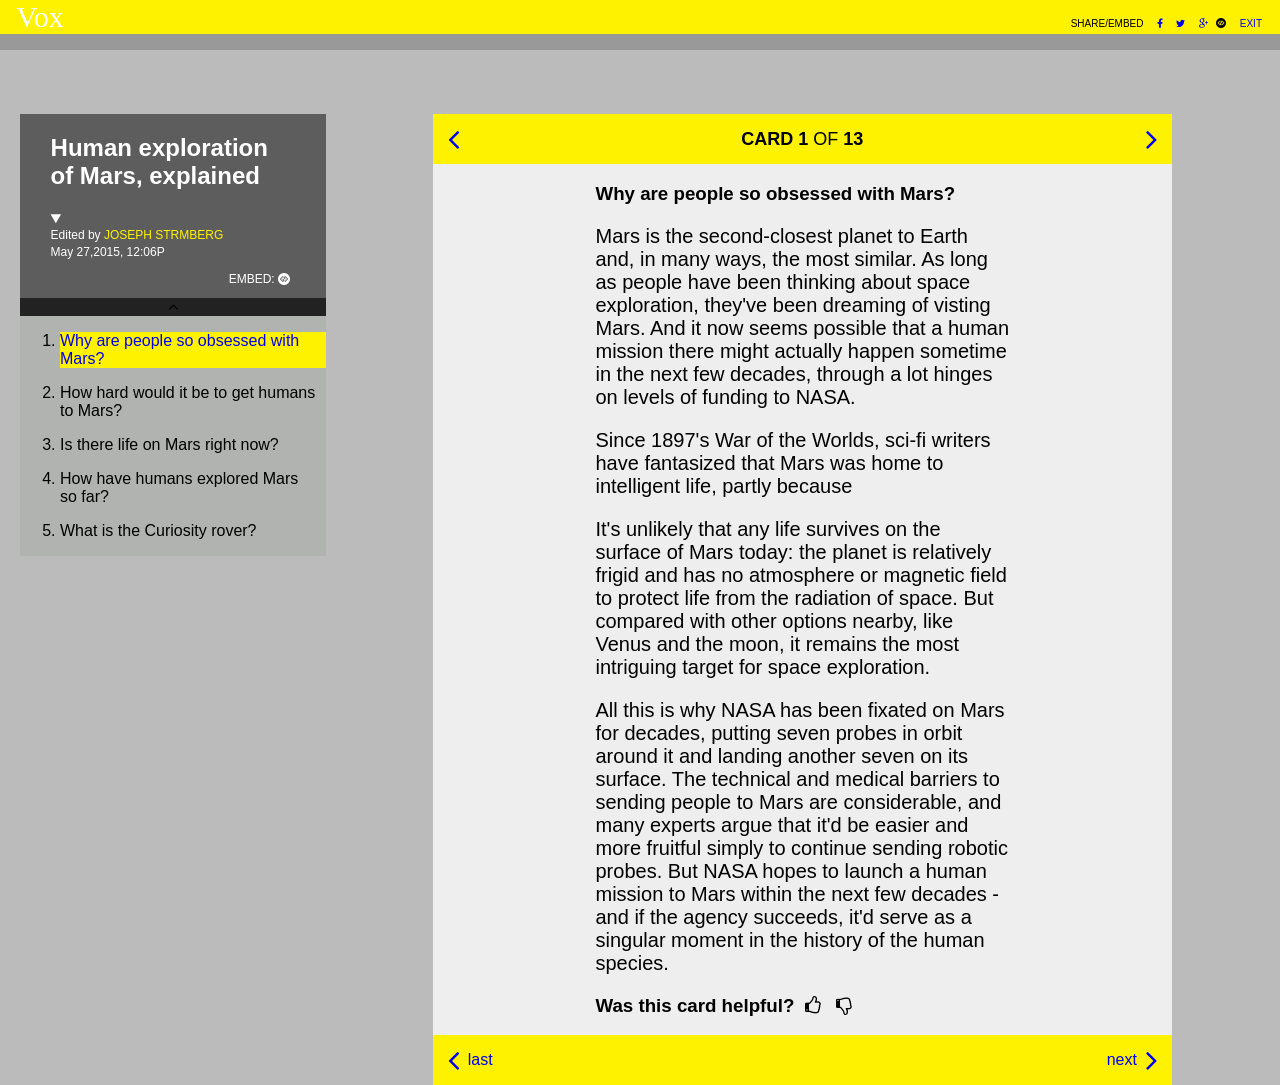
<file: index.html>
<!doctype html>
<html>
<!-- This html file is a duplicate of the original web page from http://www.vox.com/cards/mars-exploration/what-would-life-be-like-on-mars-for-astronauts, the contents on this page are not original. It was purely for praticing web design on the weekends. It was written mostly on 8/29/2015, but was started the night of 8/28/2015. 

The file also links to an external CSS file. However, Javascript file has to wait since I need to go to Toronto later today. Feel free to shoot me an email if you have any feedbacks about my work. Have a great weekend.-->

<head>
<title>This Is A Copy of A Web Page Using Responsive Design</title>
<link rel="stylesheet" type="text/css" href="vox.css"> 
<link rel="stylesheet" type="text/css" href="font-awesome-4.4.0/css/font-awesome.min.css">
</head>
<body>
<!--here is the code from thinkful.com regarding different grids"-->
<section class="grid">
	<header class="top-portion">
		<nav role="navigation">
			<a target="_blank" href="http://www.vox.com">
			Vox
			</a>
			<ul>
				<li>SHARE/EMBED</li>
				<li><a href="https://www.facebook.com/Vox"><i class="fa fa-facebook"></i></a></li>
				<li><a href="https://twitter.com/voxdotcom"><i class="fa fa-twitter"></i></a></li>
				<li><a href="https://plus.google.com/+voxdotcom"><i class="fa fa-google-plus"></i></a></li>
				<li><i class="fa fa-gg-circle"></i></li>
				<li><a href="http://www.vox.com">EXIT</a></li>
			</ul>
		</nav>	
	</header>
	<div class="row">
		<aside class="three-col" role="contentinfo">
			<header class="topcontent">
				<h2>Human exploration of Mars, explained</h2>
				<details open>
					<summary>
						<p class="smalltext"> Edited by <a href="http://www.vox.com/authors/joseph-stromberg">JOSEPH STRMBERG</a></p>
					</summary>
					<time pubdate class="smalltext"> May 27,2015, 12:06P</time>
				</details>
				<p class="embedcontent">EMBED: <i class="fa fa-gg-circle"></i>
				</p>
			</header>
			<div class="middlecontent">
				<i class="fa fa-angle-up"></i>
			</div>
			<nav class="endcontent" role="navigation">
				<ol>
					<li class="current"><a href="#">Why are people so obsessed with Mars?</a></li>
					<li> How hard would it be to get humans to Mars?</li>
					<li>Is there life on Mars right now? </li>
					<li> How have humans explored Mars so&nbsp;far?</li>
					<li> What is the Curiosity&nbsp;rover?</li>
					<li> What's the point of sending people to Mars in the first&nbsp;place?</li>
					<li> Who would NASA send to&nbsp;Mars?</li>
					<li> What are the dangers of living on&nbsp;Mars?</li>
					<li style="overflow-y: auto;"> Why should NASA go to Mars instead of, say, Venus or the&nbsp;moon?</li>
					<li> What are the dangers of living on Mars?</li>
					<li> Why should NASA go to Mars instead of, say, Venus or the moon?</li>
					<li>What are the plans for exploring Mars in the next few years?</li>
					<li>Are there any plans to send humans to Mars?</li>
					<li>What is Mars One?</li>
					<li>Share this card stack!</li>
					<li>Explore</li>
				</ol>
			</nav>	
		</aside>
		<article class="seven-col four-offset" role="main">
			<div class="info-page">
				<div class="goback"><a href="http://www.vox.com/cards/mars-exploration/how-hard-would-it-be-to-get-humans-to-mars"><i class="fa fa-angle-left fa-2x" id="go-back"></i></a></div>
				<span class="page-number"><b>CARD 1</b> OF <b>13</b></span>
				<div class="goforward"><a href="http://www.vox.com/cards/mars-exploration/is-there-currently-life-on-mars"><i class="fa fa-angle-right fa-2x" id="go-forward"></i></a></div>
			</div>
			<h3>Why are people so obsessed with Mars?</h3>
			<p>Mars is the second-closest planet to Earth and, in many ways, the most similar. As long as people have been thinking about space exploration, they've been dreaming of visting Mars. And it now seems possible that a human mission there might actually happen sometime in the next few decades, through a lot hinges on levels of funding to NASA.
			</p>
			<p>Since 1897's War of the Worlds, sci-fi writers have fantasized that Mars was home to intelligent life, partly because 
			</p>
			<p>
			It's unlikely that any life survives on the surface of Mars today: the planet is relatively frigid and has no atmosphere or magnetic field to protect life from the radiation of space. But compared with other options nearby, like Venus and the moon, it remains the most intriguing target for space exploration.
			<p>
			All this is why NASA has been fixated on Mars for decades, putting seven probes in orbit around it and landing another seven on its surface. The technical and medical barriers to sending people to Mars are considerable, and many experts argue that it'd be easier and more fruitful simply to continue sending robotic probes. But NASA hopes to launch a human mission to Mars within the next few decades - and if the agency succeeds, it'd serve as a singular moment in the history of the human species.
			</p>
			<h3 class="card"> Was this card helpful?
				<i class="fa fa-thumbs-o-up"></i>
				<i class="fa fa-thumbs-o-down"></i>
		    </h3>
		    <footer class="info-page">
				<div class="goback"><a href="http://www.vox.com/cards/mars-exploration/how-hard-would-it-be-to-get-humans-to-mars"><i class="fa fa-angle-left fa-2x" id="go-back-one"></i><span class="gobackword">&nbsp; last</span></a></div> 
				<div class="goforward"><a href="http://www.vox.com/cards/mars-exploration/is-there-currently-life-on-mars">next &nbsp; <i class="fa fa-angle-right fa-2x" id="go-forward-one"></i></a></div>
			</footer>
		</article>
	</div>
</section>
</body>
</html>
</file>
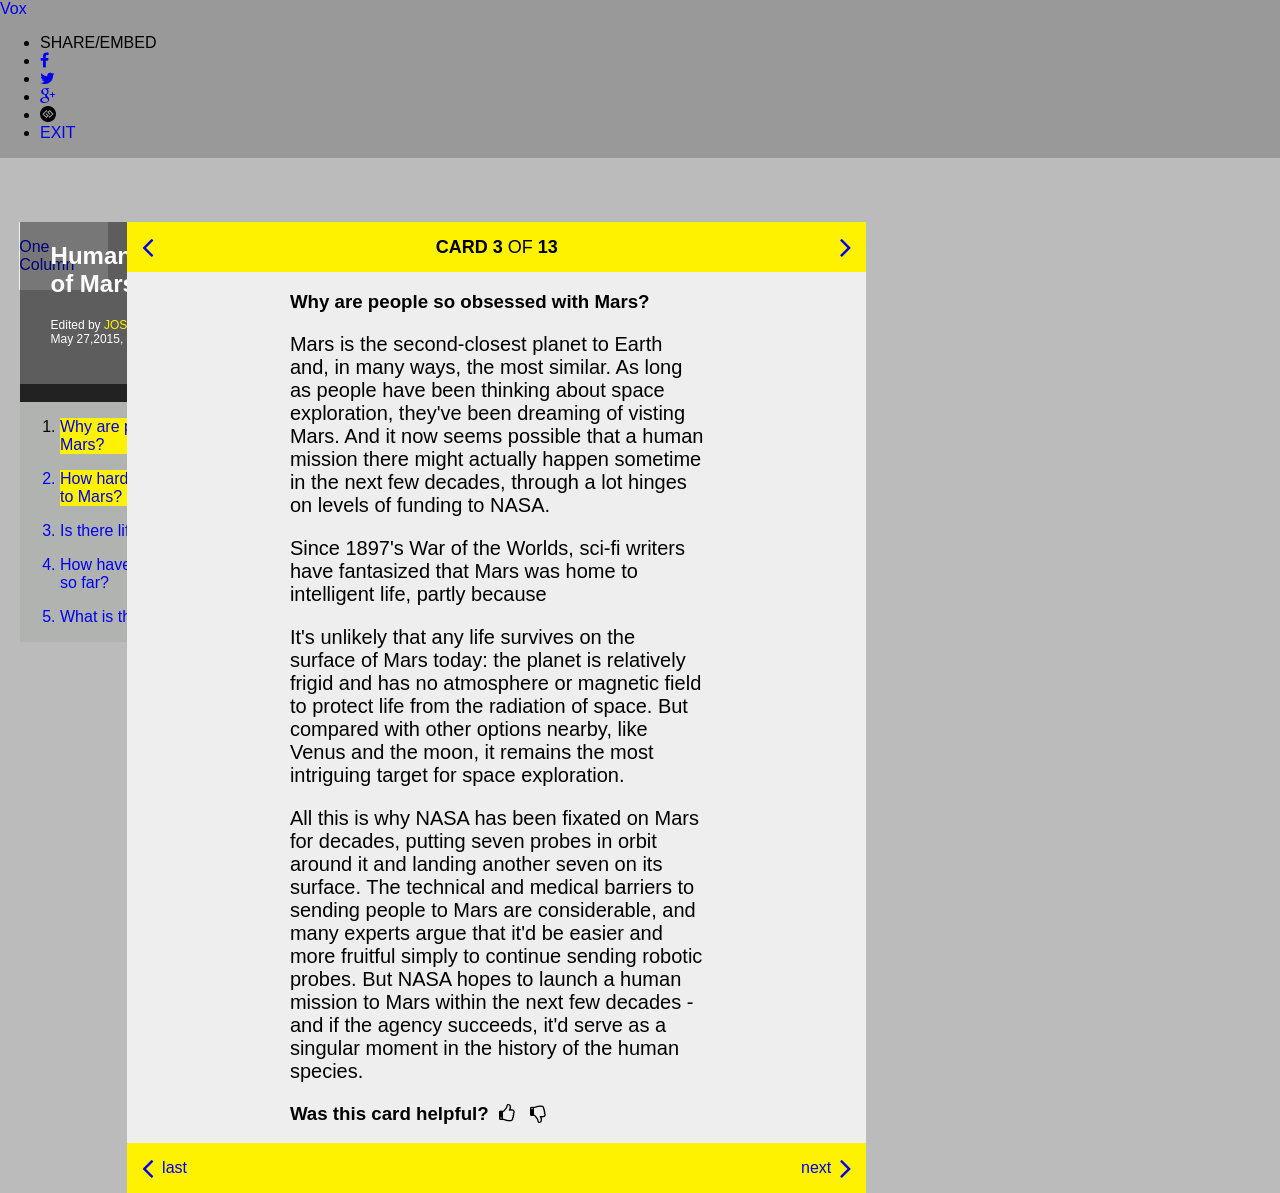
<file: public.html>
<!doctype html>
<html>
<!-- This html file is a duplicate of the original web page from http://www.vox.com/cards/mars-exploration/what-would-life-be-like-on-mars-for-astronauts, the contents on this page are not original. It was purely for praticing web design on the weekends. It was written mostly on 8/29/2015, but was started the night of 8/28/2015. 

The file also links to an external CSS file. However, Javascript file has to wait since I need to go to Toronto later today. Feel free to shoot me an email if you have any feedbacks about my work. Have a great weekend.-->

<head>
<title>This Is A Copy of A Web Page Using Responsive Design</title>
<link rel="stylesheet" type="text/css" href="vox.css"> 
<link rel="stylesheet" type="text/css" href="font-awesome-4.4.0/css/font-awesome.min.css">
</head>
<body>
<!--here is the code from thinkful.com regarding different grids"-->
<section class="grid">
	<div class="top_portion">
		<a target="_blank" href="http://www.vox.com">
		Vox
		</a>
		<ul>
			<li>SHARE/EMBED</li>
			<li><a href="https://www.facebook.com/Vox"><i class="fa fa-facebook"></i></a></li>
			<li><a href="https://twitter.com/voxdotcom"><i class="fa fa-twitter"></i></a></li>
			<li><a href="https://plus.google.com/+voxdotcom"><i class="fa fa-google-plus"></i></a></li>
			<li><i class="fa fa-gg-circle"></i></li>
			<li><a href="http://www
			.vox.com">EXIT</a></li>
		</ul>
	</div>
	<div class="row">
		<div class="three-col">
			<div class="topcontent">
				<h2>Human exploration of Mars, explained</h2>
				<p class="smalltext"> Edited by <a href="http://www.vox.com/authors/joseph-stromberg">JOSEPH STRMBERG</a></p>
				<p class="smalltext"> May 27,2015, 12:06P</p>
				<p class="embedcontent">EMBED: <i class="fa fa-gg-circle"></i>
				</p>
			</div>
			<div class="middlecontent">
				<i class="fa fa-angle-up"></i>
			</div>
			<div class="endcontent">
				<ol>
					<li class="current"><a href="file:///C:/Users/wgao.LPC-1157/Desktop/__MACOSX/voxcopy/vox.html">Why are people so obsessed with Mars?</li>
					<li> How hard would it be to get humans to Mars?</li>
					<li>Is there life on Mars right now? </li>
					<li> How have humans explored Mars so&nbsp;far?</li>
					<li> What is the Curiosity&nbsp;rover?</li>
					<li> What's the point of sending people to Mars in the first&nbsp;place?</li>
					<li> Who would NASA send to&nbsp;Mars?</li>
					<li> What are the dangers of living on&nbsp;Mars?</li>
					<li style="overflow-y: auto;"> Why should NASA go to Mars instead of, say, Venus or the&nbsp;moon?</li>
					<li> What are the dangers of living on Mars?</li>
					<li> Why should NASA go to Mars instead of, say, Venus or the moon?</li>
					<li>What are the plans for exploring Mars in the next few years?</li>
					<li>Are there any plans to send humans to Mars?</li>
					<li>What is Mars One?</li>
					<li>Share this card stack!</li>
					<li>Explore</li>
				</ol>
			</div>	
		</div>
		<div class="one-col">
			<p>One Column</p>
		</div>
		<div class="seven-col">
			<div class="info-page">
				<div class="goback"><a href="http://www.vox.com/cards/mars-exploration/how-hard-would-it-be-to-get-humans-to-mars"><i class="fa fa-angle-left fa-2x" id="go-back"></i></a></div>
				<span class="page-number"><b>CARD 3</b> OF <b>13</b></span>
				<div class="goforward"><a href="http://www.vox.com/cards/mars-exploration/is-there-currently-life-on-mars"><i class="fa fa-angle-right fa-2x" id="go-forward"></i></a></div>
			</div>
			<h3>Why are people so obsessed with Mars?</h3>
			<p>Mars is the second-closest planet to Earth and, in many ways, the most similar. As long as people have been thinking about space exploration, they've been dreaming of visting Mars. And it now seems possible that a human mission there might actually happen sometime in the next few decades, through a lot hinges on levels of funding to NASA.
			</p>
			<p>Since 1897's War of the Worlds, sci-fi writers have fantasized that Mars was home to intelligent life, partly because 
			</p>
			<p>
			It's unlikely that any life survives on the surface of Mars today: the planet is relatively frigid and has no atmosphere or magnetic field to protect life from the radiation of space. But compared with other options nearby, like Venus and the moon, it remains the most intriguing target for space exploration.
			<p>
			All this is why NASA has been fixated on Mars for decades, putting seven probes in orbit around it and landing another seven on its surface. The technical and medical barriers to sending people to Mars are considerable, and many experts argue that it'd be easier and more fruitful simply to continue sending robotic probes. But NASA hopes to launch a human mission to Mars within the next few decades - and if the agency succeeds, it'd serve as a singular moment in the history of the human species.
			</p>
			<h3 class="card"> Was this card helpful?
				<i class="fa fa-thumbs-o-up"></i>
				<i class="fa fa-thumbs-o-down"></i>
		    </h3>
		    <div class="info-page">
				<div class="goback"><a href="http://www.vox.com/cards/mars-exploration/how-hard-would-it-be-to-get-humans-to-mars"><i class="fa fa-angle-left fa-2x" id="go-back-one"></i><span class="gobackword">&nbsp; last</span></a></div> 
				<div class="goforward"><a href="http://www.vox.com/cards/mars-exploration/is-there-currently-life-on-mars">next &nbsp; <i class="fa fa-angle-right fa-2x" id="go-forward-one"></i></a></div>
			</div>
		</div>
	</div>
</section>
</body>
</html>
</file>
<file: vox.css>
/* * is the wide card in css;
*/
*, *:before, *:after {
	box-size: border-box;
}

.grid {
	width: 100%;
}

.top-portion{
	width: 100%;
	background-color: #fff200;
}

/* [class*="-col"] matches all the classes with name containing "col"
*/
.grid, .row, [class*="-col"]{
	margin: 0;
	padding: 0;
}
/* notice :after from css3*/
.grid:after, .row:after {
	content: "";
	display: table;
	clear: both;
}

.row {
	margin-bottom: 1em;

}	
/* no need to have margin-bottom for the last row */

.row:last-child {
	margin-bottom: 0;
}

[class*="-col"]{
	float:left;
	margin-left: 1.5%;
}

/*[class*="-col"]:last-child{
	margin-left: 0;
}*/

/* width = (100% - 11* 1.5%)/12 */
.one-col {
	width: 6.958%;
}

.two-col {
	width: 15.41%;
}

.three-col {
	width: 23.87%;
}

.four-col {
	width: 32.33%;
}

.five-col {
	width: 40.79%;
}

.six-col {
	width: 49.25%;
}

.seven-col {
	width: 57.70%;
}

.eight-col {
	width: 66.16%;
}

.nine-col {
	width: 74.62%;
}

.ten-col {
	width: 83.08%;
}

.eleven-col {
	width: 91.54%;
}

.twelve-col {
	width: 100%;
}

.grid {
	background-color: #999;
}

.row {
	background-color: #BBB;
}

[class*="-col"]{
	background-color: #EEE;
}


/*6.958% + 1.5% =8.458% */
.one-offset {
	margin-left: 8.458%;
}

.two-offset {
	margin-left: 16.91%;
}

.three-offset {
	margin-left: 25.37%;
}

.four-offset {
	margin-left: 33.83%;
}

.five-offset {
	margin-left: 42.29%;
}

.six-offset {
	margin-left: 50.79%;
}

.seven-offset {
	margin-left: 59.20%;
}

.eight-offset {
	margin-left: 67.66%;
}

.nine-offset {
	margin-left: 76.12%;
}

.ten-offset {
	margin-left: 84.58%;
}

.eleven-offset {
	margin-left: 91.54%;
}

.top-portion nav a {
	margin-left: 5px;
}
 

.three-col p a:link {
	color: #fff200;
}

a {
	text-decoration: none;
}

.three-col p a:link {
	color: #fff200;
}


.top-portion nav>a {
	margin-left: 16px;
	font-size: 30px;
	color: #fff;
	font-family: Georgia;
}

.top-portion ul {
	float: right;
    margin-right: 16px;
}    

.top-portion ul li {
	display:inline-block;
	margin: 2px;
 	font-size: 10px;
 	vertical-align: text-top;
}


.smalltext {
	font-size: 12px;
	margin: 0;
}

.smalltext>a:hover{
	text-decoration: underline;
}

.info-page {
	height: 50px;
	width: 100%;
	background-color: #fff200;
	text-align: center;
	font-size: 24px;
}

.page-number{
	text-align: center;
	line-height: 50px;
	vertical-align: middle;
	font-size: 18px;
}
#go-back, #go-back-one {
	float: left;
	line-height: 50px;
	vertical-align: middle;
	
}
#go-forward, #go-forward-one {
	float: right;
	line-height: 50px;
	vertical-align: middle;
}

.embedcontent {
	float: right;
	font-size: 12px;
}

.embedcontent i {
	margin-right: 5px;
}

.topcontent {
	width: 80%;
	margin-left: auto;
	margin-right: auto;
	color: #fff;
    cursor: pointer;;
}

.middlecontent {
	background-color: #222;
	text-align: center;
	clear: both;
	margin-bottom: 0;
	padding-bottom: 0;
}

.endcontent {
	background-color: #b1b3b1;
	margin-top : 0;
	padding-top: 0;
	overflow: scroll;
	max-height: 240px;
	max-width: 100%;
}

.endcontent ol li {
	margin-top: 6%;
	margin-bottom: 6%;
}

.seven-col p {
	font-size: 20px;
}

.seven-col p, .seven-col h3 {
	width: 56%;
	margin-left: auto;
	margin-right: auto;
}

.row{
	margin-top: 0;
}

[class*="-col"]{
	margin-top: 5%;
}

.three-col {
	margin-left: 20px;
	position: fixed;
	background-color: rgba(0,0,0,0.5);
}

.row .seven-col {
	position: relative;
}

.row {
	clear: both;
	background-image: url("https://cdn2.vox-cdn.com/thumbor/8q4smUH9izoXSzlzuu-Pf1wqYn4=/282x0:3717x2290/420x280/filters:saturation(0.2):colorize(35,40,50,79A8B2):blur(0,0.5)/cdn0.vox-cdn.com/uploads/chorus_image/image/31099897/mars.0.jpg");
}

h3 i {
	margin-left: 5px;
	margin-right: 5px;
}

.goback {
	height: 50px;
	float: left;
	font-size: 16px;
	margin-left: 2%;
}

.goforward {
	height: 50px;
	float: right;
	font-size: 16px;
	margin-right: 2%;
}

.gobackword, .goforward {
	line-height: 50px;
}

ol li:first-child, ol li:first-child:before{
	background-color: #fff200;
}

@media all and (max-width:768px){
	
	[class*="-col"] {
		width: 100%;
		margin-bottom: 1em;
	}
	
	.row:last-child > [class*="-col"]:last-child {
		margin-bottom: 0;
	}

	[class*="-offset"] {
		margin-left: 0;
	}

	.three-col {
		position: static;
		width: 92%;
		margin-left: 4%;
		margin-right: 4%;
	}
}

body {
	font-family: "Open Sans", "Helvetica Neue", Helvetica, sans-serif;
	margin: 0;
	padding: 0;
}

.grid {
	max-width: 960 px;
}
</file>
